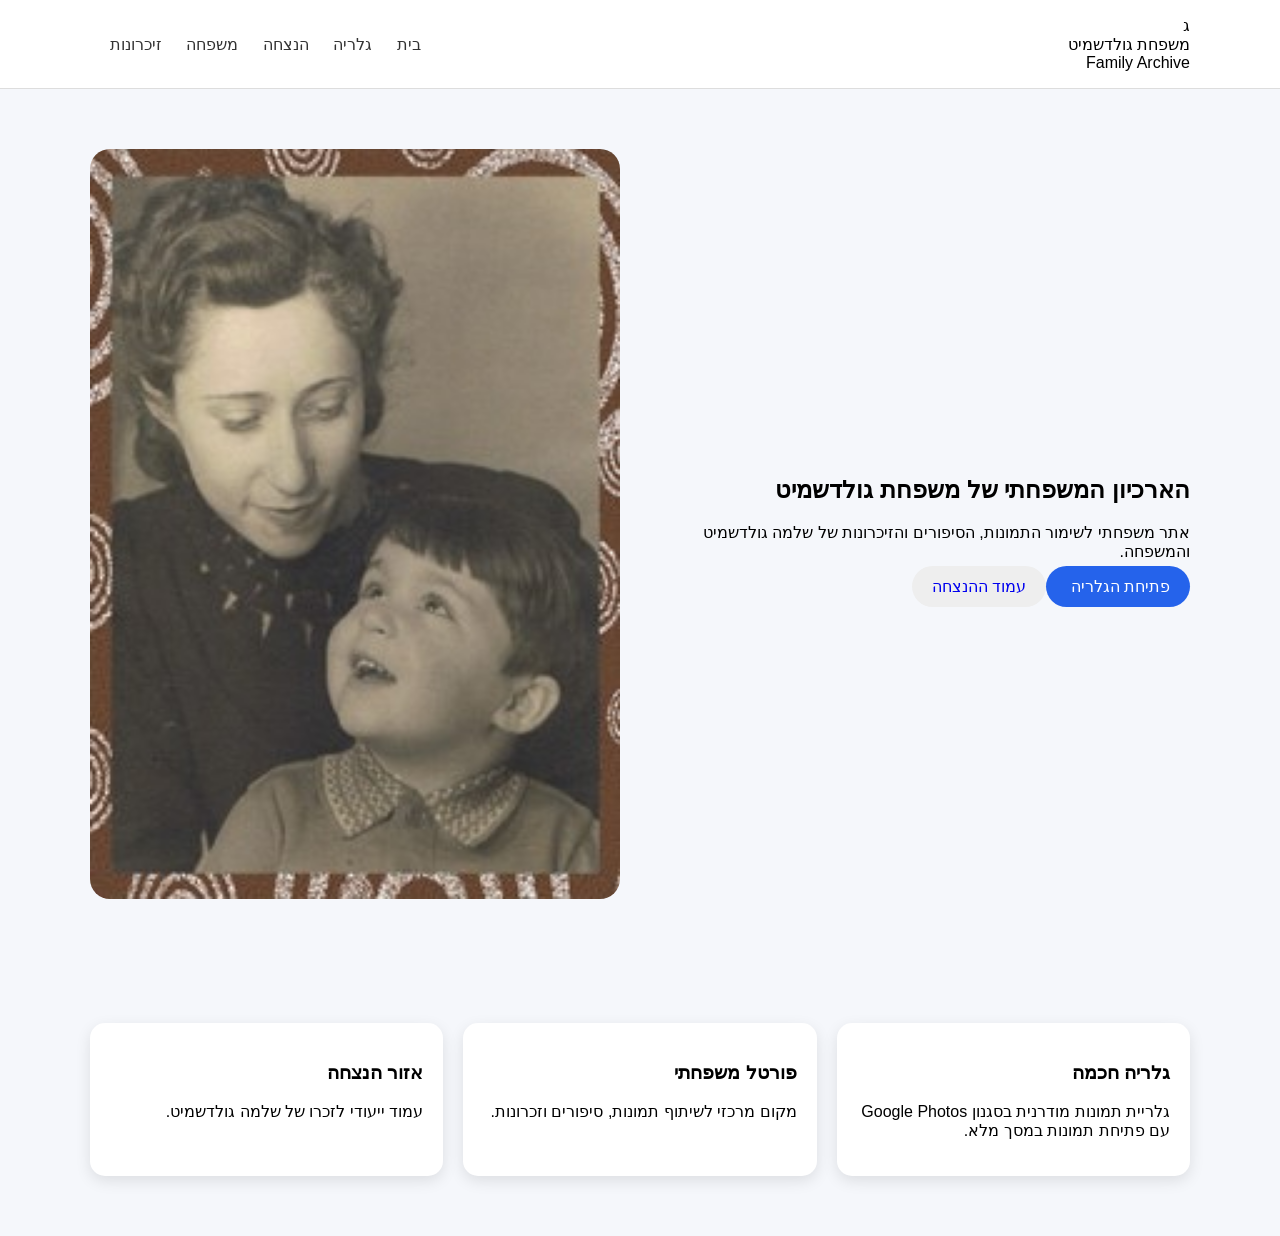
<file: index.html>
<!doctype html>

<html lang="he" dir="rtl">

<head>
<meta charset="utf-8">
<meta name="viewport" content="width=device-width,initial-scale=1">

<title>משפחת גולדשמיט</title>

<link rel="stylesheet" href="assets/css/styles.css">

</head>

<body>

<header class="site-header">
<div class="container">

<div class="brand">
<div class="brand-mark">ג</div>
<div>
<div class="brand-title">משפחת גולדשמיט</div>
<div class="brand-sub">Family Archive</div>
</div>
</div>

<nav class="nav">
<a href="index.html">בית</a>
<a href="gallery.html">גלריה</a>
<a href="memorial.html">הנצחה</a>
<a href="family.html">משפחה</a>
<a href="memories.html">זיכרונות</a>
</nav>

</div>
</header>

<section class="hero">

<div class="container hero-grid">

<div>

<h1>
הארכיון המשפחתי של משפחת גולדשמיט
</h1>

<p class="lead">

אתר משפחתי לשימור התמונות, הסיפורים והזיכרונות
של שלמה גולדשמיט והמשפחה.

</p>

<div class="hero-actions">

<a class="btn btn-primary" href="gallery.html">
פתיחת הגלריה
</a>

<a class="btn btn-secondary" href="memorial.html">
עמוד ההנצחה
</a>

</div>

</div>

<div class="hero-card">

<img src="images/gallery/childhood/childhood-02.jpg">

</div>

</div>

</section>

<section class="features">

<div class="container cards">

<div class="card">
<h3>גלריה חכמה</h3>
<p>
גלריית תמונות מודרנית בסגנון Google Photos
עם פתיחת תמונות במסך מלא.
</p>
</div>

<div class="card">
<h3>פורטל משפחתי</h3>
<p>
מקום מרכזי לשיתוף תמונות, סיפורים וזכרונות.
</p>
</div>

<div class="card">
<h3>אזור הנצחה</h3>
<p>
עמוד ייעודי לזכרו של שלמה גולדשמיט.
</p>
</div>

</div>

</section>

</body>
</html>
</file>
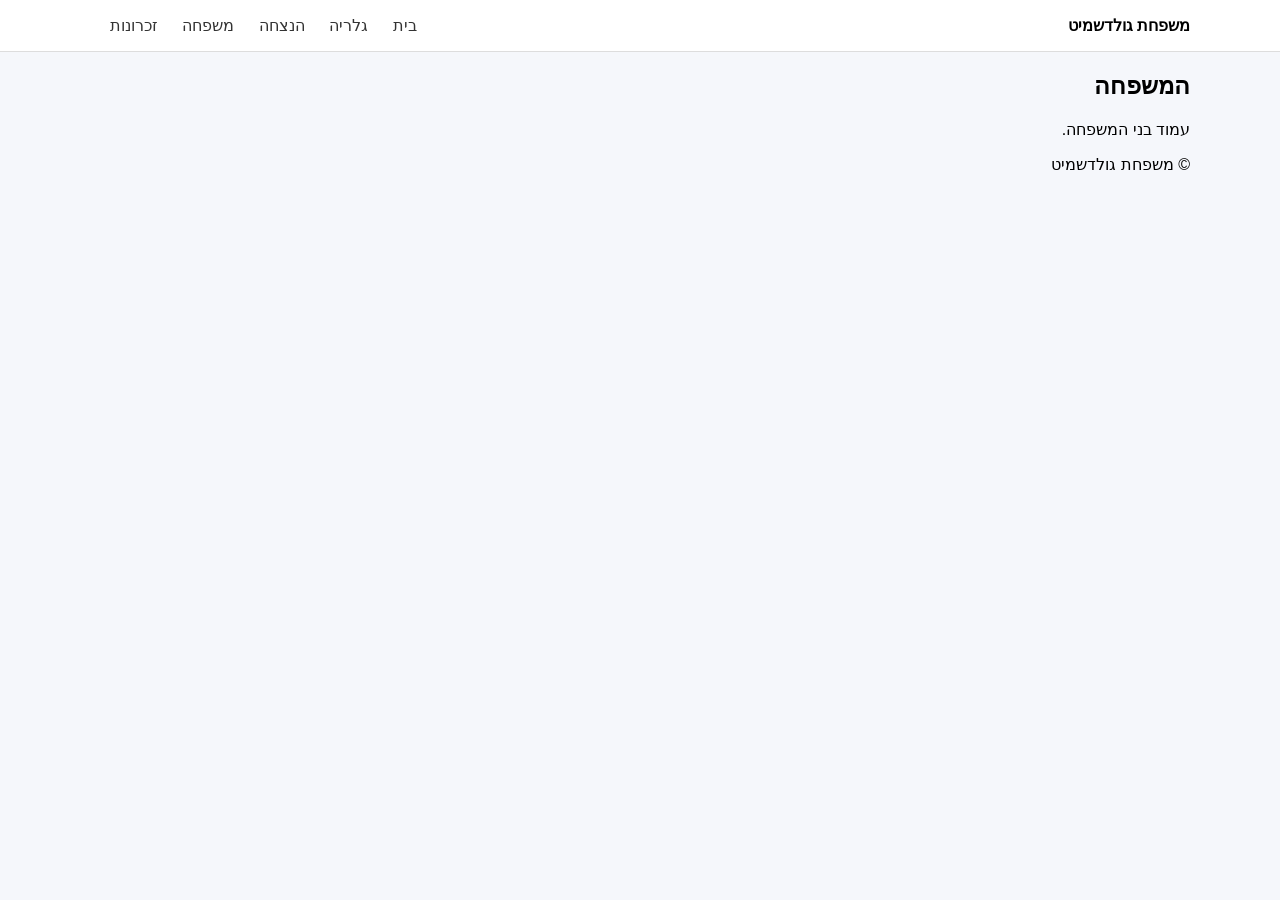
<file: family.html>
<!DOCTYPE html>
<html lang="he" dir="rtl">
<head>
<meta charset="UTF-8">
<meta name="viewport" content="width=device-width, initial-scale=1.0">
<title>משפחה</title>
<link rel="stylesheet" href="assets/css/styles.css">
</head>
<body>

<header class="site-header">
<div class="container">
<strong>משפחת גולדשמיט</strong>
<nav class="nav">
<a href="index.html">בית</a>
<a href="gallery.html">גלריה</a>
<a href="memorial.html">הנצחה</a>
<a href="family.html">משפחה</a>
<a href="memories.html">זכרונות</a>
</nav>
</div>
</header>


<section class="section">
<div class="container">
<h1>המשפחה</h1>
<p>עמוד בני המשפחה.</p>
</div>
</section>


<footer class="footer">
<div class="container">
© משפחת גולדשמיט
</div>
</footer>

<script src="assets/js/app.js"></script>
</body>
</html>
</file>
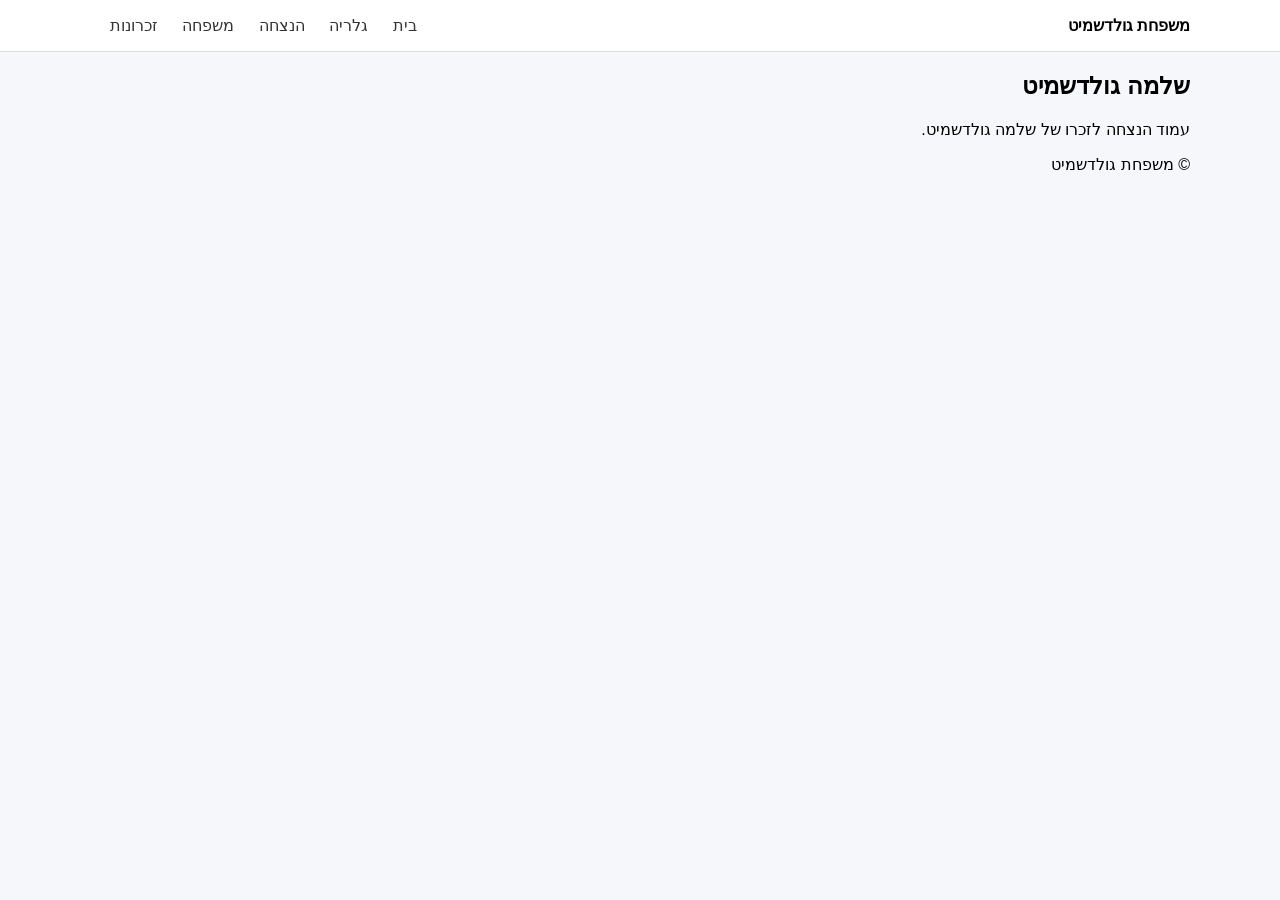
<file: memorial.html>
<!DOCTYPE html>
<html lang="he" dir="rtl">
<head>
<meta charset="UTF-8">
<meta name="viewport" content="width=device-width, initial-scale=1.0">
<title>הנצחה</title>
<link rel="stylesheet" href="assets/css/styles.css">
</head>
<body>

<header class="site-header">
<div class="container">
<strong>משפחת גולדשמיט</strong>
<nav class="nav">
<a href="index.html">בית</a>
<a href="gallery.html">גלריה</a>
<a href="memorial.html">הנצחה</a>
<a href="family.html">משפחה</a>
<a href="memories.html">זכרונות</a>
</nav>
</div>
</header>


<section class="section">
<div class="container">
<h1>שלמה גולדשמיט</h1>
<p>עמוד הנצחה לזכרו של שלמה גולדשמיט.</p>
</div>
</section>


<footer class="footer">
<div class="container">
© משפחת גולדשמיט
</div>
</footer>

<script src="assets/js/app.js"></script>
</body>
</html>
</file>
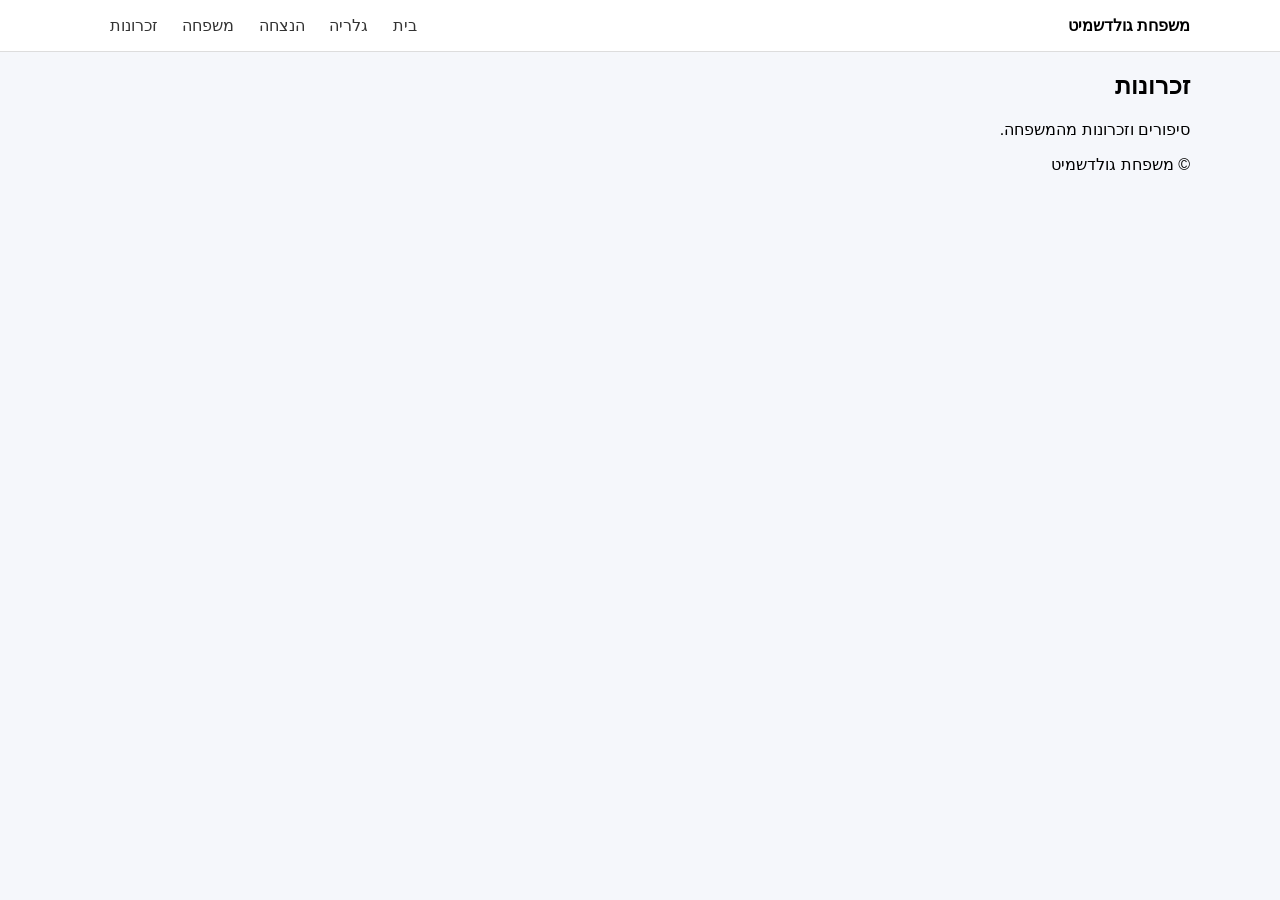
<file: memories.html>
<!DOCTYPE html>
<html lang="he" dir="rtl">
<head>
<meta charset="UTF-8">
<meta name="viewport" content="width=device-width, initial-scale=1.0">
<title>זכרונות</title>
<link rel="stylesheet" href="assets/css/styles.css">
</head>
<body>

<header class="site-header">
<div class="container">
<strong>משפחת גולדשמיט</strong>
<nav class="nav">
<a href="index.html">בית</a>
<a href="gallery.html">גלריה</a>
<a href="memorial.html">הנצחה</a>
<a href="family.html">משפחה</a>
<a href="memories.html">זכרונות</a>
</nav>
</div>
</header>


<section class="section">
<div class="container">
<h1>זכרונות</h1>
<p>סיפורים וזכרונות מהמשפחה.</p>
</div>
</section>


<footer class="footer">
<div class="container">
© משפחת גולדשמיט
</div>
</footer>

<script src="assets/js/app.js"></script>
</body>
</html>
</file>
<file: assets/css/styles.css>
body{
font-family:Arial;
margin:0;
background:#f5f7fb;
direction:rtl;
}

.container{
width:1100px;
max-width:95%;
margin:auto;
}

.site-header{
background:white;
border-bottom:1px solid #ddd;
}

.site-header .container{
display:flex;
justify-content:space-between;
align-items:center;
padding:16px 0;
}

.nav a{
margin-left:20px;
text-decoration:none;
color:#333;
}

.hero{
padding:60px 0;
}

.hero-grid{
display:grid;
grid-template-columns:1fr 1fr;
gap:40px;
align-items:center;
}

.hero-card img{
width:100%;
border-radius:20px;
}

.btn{
padding:12px 20px;
border-radius:30px;
text-decoration:none;
}

.btn-primary{
background:#2563eb;
color:white;
}

.btn-secondary{
background:#eee;
}

.cards{
display:grid;
grid-template-columns:repeat(3,1fr);
gap:20px;
padding:60px 0;
}

.card{
background:white;
padding:20px;
border-radius:15px;
box-shadow:0 5px 15px rgba(0,0,0,0.1);
}

.gallery-grid{
column-count:4;
column-gap:16px;
margin-top:40px;
}

.gallery-grid img{
width:100%;
margin-bottom:16px;
border-radius:12px;
cursor:pointer;
}

.lightbox{
position:fixed;
top:0;
left:0;
right:0;
bottom:0;
background:black;
display:none;
align-items:center;
justify-content:center;
}

.lightbox img{
max-width:90%;
max-height:90%;
}
</file>
